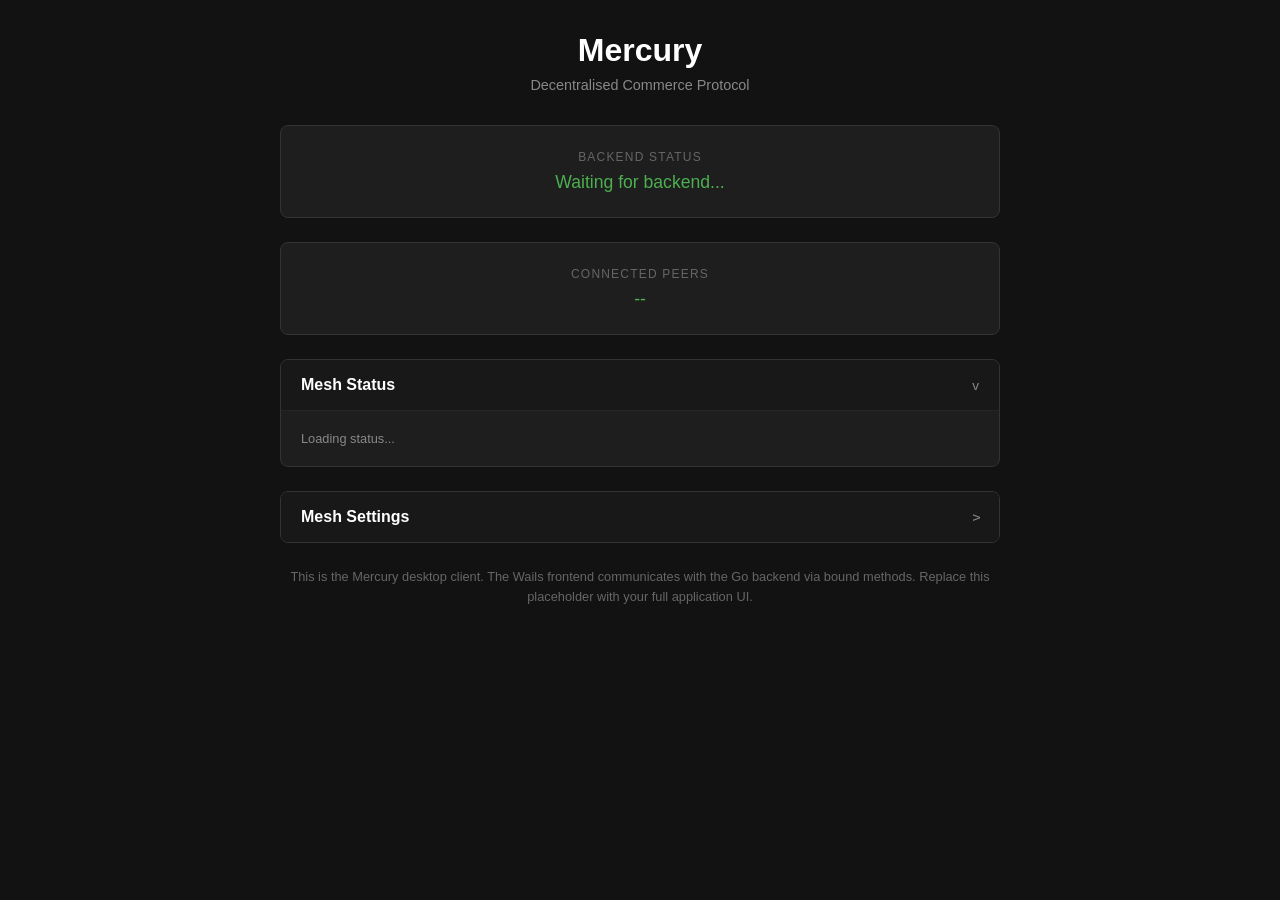
<file: cmd/mercury/frontend/index.html>
<!DOCTYPE html>
<html lang="en">
<head>
    <meta charset="UTF-8">
    <meta name="viewport" content="width=device-width, initial-scale=1.0">
    <title>Mercury</title>
    <style>
        * {
            margin: 0;
            padding: 0;
            box-sizing: border-box;
        }

        body {
            font-family: -apple-system, BlinkMacSystemFont, "Segoe UI", Roboto, Helvetica, Arial, sans-serif;
            background-color: #121212;
            color: #e0e0e0;
            min-height: 100vh;
            padding: 2rem 1rem;
        }

        .container {
            max-width: 720px;
            margin: 0 auto;
            text-align: center;
        }

        h1 {
            font-size: 2rem;
            font-weight: 600;
            margin-bottom: 0.5rem;
            color: #ffffff;
        }

        .subtitle {
            font-size: 0.9rem;
            color: #888;
            margin-bottom: 2rem;
        }

        .status {
            background: #1e1e1e;
            border: 1px solid #333;
            border-radius: 8px;
            padding: 1.5rem;
            margin-bottom: 1.5rem;
        }

        .status-label {
            font-size: 0.75rem;
            text-transform: uppercase;
            letter-spacing: 0.1em;
            color: #666;
            margin-bottom: 0.5rem;
        }

        .status-value {
            font-size: 1.1rem;
            color: #4caf50;
        }

        .info {
            font-size: 0.8rem;
            color: #666;
            line-height: 1.6;
        }

        /* ----- Mesh panels ------------------------------------------------ */

        .panel {
            background: #1e1e1e;
            border: 1px solid #333;
            border-radius: 8px;
            margin-bottom: 1.5rem;
            text-align: left;
            overflow: hidden;
        }

        .panel-header {
            display: flex;
            justify-content: space-between;
            align-items: center;
            padding: 1rem 1.25rem;
            background: #181818;
            cursor: pointer;
            user-select: none;
            border-bottom: 1px solid #262626;
        }

        .panel-header.closed {
            border-bottom: none;
        }

        .panel-title {
            font-size: 1rem;
            font-weight: 600;
            color: #ffffff;
        }

        .panel-caret {
            color: #888;
            font-size: 0.85rem;
            transition: transform 0.15s ease;
        }

        .panel-header.closed .panel-caret {
            transform: rotate(-90deg);
        }

        .panel-body {
            padding: 1.25rem;
        }

        .panel-body.hidden {
            display: none;
        }

        .field-row {
            display: flex;
            justify-content: space-between;
            align-items: center;
            gap: 1rem;
            margin-bottom: 0.85rem;
        }

        .field-row:last-child {
            margin-bottom: 0;
        }

        .field-label {
            font-size: 0.9rem;
            color: #cfcfcf;
            flex: 1;
        }

        .field-hint {
            display: block;
            font-size: 0.75rem;
            color: #666;
            margin-top: 0.15rem;
        }

        input[type="checkbox"] {
            width: 18px;
            height: 18px;
            accent-color: #4caf50;
            cursor: pointer;
        }

        input[type="number"],
        input[type="text"],
        select {
            background: #2a2a2a;
            border: 1px solid #3a3a3a;
            color: #e0e0e0;
            padding: 0.4rem 0.55rem;
            border-radius: 4px;
            font-size: 0.9rem;
            font-family: inherit;
        }

        input[type="number"] {
            width: 90px;
            text-align: right;
        }

        input[type="text"] {
            flex: 1;
            min-width: 0;
        }

        input:focus,
        select:focus {
            outline: none;
            border-color: #4caf50;
        }

        .section-divider {
            border: none;
            border-top: 1px solid #2a2a2a;
            margin: 1.2rem 0 1rem;
        }

        .section-label {
            font-size: 0.75rem;
            text-transform: uppercase;
            letter-spacing: 0.1em;
            color: #666;
            margin-bottom: 0.75rem;
        }

        .wallet-row {
            display: grid;
            grid-template-columns: 120px 1fr 1fr 140px auto;
            gap: 0.5rem;
            align-items: center;
            margin-bottom: 0.5rem;
        }

        .wallet-row input,
        .wallet-row select {
            padding: 0.35rem 0.5rem;
            font-size: 0.85rem;
            width: 100%;
        }

        .btn {
            background: #4caf50;
            color: #0a0a0a;
            border: none;
            padding: 0.55rem 1.1rem;
            border-radius: 4px;
            font-size: 0.9rem;
            font-weight: 600;
            cursor: pointer;
            font-family: inherit;
        }

        .btn:hover {
            background: #5dbe5f;
        }

        .btn:disabled {
            opacity: 0.5;
            cursor: not-allowed;
        }

        .btn-ghost {
            background: transparent;
            color: #cfcfcf;
            border: 1px solid #3a3a3a;
        }

        .btn-ghost:hover {
            background: #2a2a2a;
        }

        .btn-danger-ghost {
            background: transparent;
            color: #e57373;
            border: 1px solid #3a3a3a;
            padding: 0.3rem 0.55rem;
            font-size: 0.8rem;
        }

        .btn-danger-ghost:hover {
            border-color: #e57373;
        }

        .btn-row {
            display: flex;
            align-items: center;
            gap: 0.75rem;
            margin-top: 1rem;
        }

        .notice {
            font-size: 0.8rem;
            color: #888;
        }

        .notice.success {
            color: #4caf50;
        }

        .notice.error {
            color: #e57373;
        }

        .badge {
            display: inline-block;
            padding: 0.2rem 0.55rem;
            background: #2a2a2a;
            border: 1px solid #3a3a3a;
            border-radius: 999px;
            font-size: 0.75rem;
            color: #cfcfcf;
            margin: 0.15rem 0.15rem 0.15rem 0;
        }

        .badge.active {
            background: #1b3a1d;
            border-color: #2d5f31;
            color: #9ad49c;
        }

        .badge.inactive {
            color: #a9a9a9;
        }

        .status-grid {
            display: grid;
            grid-template-columns: 1fr 1fr;
            gap: 0.75rem 1.5rem;
            font-size: 0.85rem;
        }

        .status-grid .sg-label {
            color: #888;
        }

        .status-grid .sg-value {
            color: #e0e0e0;
            text-align: right;
            font-variant-numeric: tabular-nums;
        }

        .inactive-list {
            margin-top: 0.75rem;
            font-size: 0.82rem;
            color: #888;
        }

        .inactive-list li {
            list-style: none;
            padding: 0.25rem 0;
        }

        .inactive-list .role-name {
            color: #cfcfcf;
            font-weight: 500;
        }
    </style>
</head>
<body>
    <div class="container">
        <h1>Mercury</h1>
        <p class="subtitle">Decentralised Commerce Protocol</p>

        <div class="status">
            <div class="status-label">Backend Status</div>
            <div class="status-value" id="status">Connecting...</div>
        </div>

        <div class="status">
            <div class="status-label">Connected Peers</div>
            <div class="status-value" id="peers">--</div>
        </div>

        <!-- Mesh Status panel -->
        <section class="panel" id="mesh-status-panel">
            <div class="panel-header" data-toggle="mesh-status-body">
                <span class="panel-title">Mesh Status</span>
                <span class="panel-caret">v</span>
            </div>
            <div class="panel-body" id="mesh-status-body">
                <div id="mesh-status-content" class="notice">Loading status...</div>
            </div>
        </section>

        <!-- Mesh Settings panel -->
        <section class="panel" id="mesh-settings-panel">
            <div class="panel-header closed" data-toggle="mesh-settings-body">
                <span class="panel-title">Mesh Settings</span>
                <span class="panel-caret">v</span>
            </div>
            <div class="panel-body hidden" id="mesh-settings-body">
                <form id="mesh-settings-form" autocomplete="off">
                    <div class="field-row">
                        <label class="field-label" for="ms-enabled">
                            Enable mesh participation
                            <span class="field-hint">Master switch. Disabling skips all roles.</span>
                        </label>
                        <input type="checkbox" id="ms-enabled">
                    </div>

                    <hr class="section-divider">
                    <div class="section-label">Roles</div>

                    <div class="field-row">
                        <label class="field-label" for="ms-witness">
                            Enable Witness
                            <span class="field-hint">Signs balance + transaction attestations.</span>
                        </label>
                        <input type="checkbox" id="ms-witness">
                    </div>
                    <div class="field-row">
                        <label class="field-label" for="ms-replicator">
                            Enable Replicator
                            <span class="field-hint">Stores and serves data blocks.</span>
                        </label>
                        <input type="checkbox" id="ms-replicator">
                    </div>
                    <div class="field-row">
                        <label class="field-label" for="ms-blob-provider">
                            Enable Blob Provider
                            <span class="field-hint">Advertises stored blobs to the mesh.</span>
                        </label>
                        <input type="checkbox" id="ms-blob-provider">
                    </div>
                    <div class="field-row">
                        <label class="field-label" for="ms-relay">
                            Enable Message Relay
                            <span class="field-hint">Relays encrypted direct messages.</span>
                        </label>
                        <input type="checkbox" id="ms-relay">
                    </div>

                    <hr class="section-divider">
                    <div class="section-label">Storage</div>

                    <div class="field-row">
                        <label class="field-label" for="ms-storage-max">
                            Storage max (%)
                            <span class="field-hint">Hard ceiling, 10-90.</span>
                        </label>
                        <input type="number" id="ms-storage-max" min="10" max="90" step="1">
                    </div>
                    <div class="field-row">
                        <label class="field-label" for="ms-storage-headroom">
                            Target headroom (%)
                            <span class="field-hint">Free-space target, 10-90.</span>
                        </label>
                        <input type="number" id="ms-storage-headroom" min="10" max="90" step="1">
                    </div>
                    <div class="field-row">
                        <label class="field-label" for="ms-storage-reserve">
                            Min reserve (GB)
                            <span class="field-hint">Always leave this much free.</span>
                        </label>
                        <input type="number" id="ms-storage-reserve" min="0" step="1">
                    </div>

                    <hr class="section-divider">
                    <div class="section-label">Fee distribution</div>

                    <div class="field-row">
                        <label class="field-label" for="ms-fee-window">
                            Fee distribution window
                            <span class="field-hint">How often maintainer payouts run.</span>
                        </label>
                        <select id="ms-fee-window">
                            <option value="6">6 hours</option>
                            <option value="12">12 hours</option>
                            <option value="24" selected>24 hours</option>
                            <option value="48">48 hours</option>
                        </select>
                    </div>

                    <hr class="section-divider">
                    <div class="section-label">Per-chain maintainer wallets</div>

                    <div id="wallet-rows"></div>
                    <button type="button" class="btn btn-ghost" id="add-wallet">+ Add wallet</button>

                    <div class="btn-row">
                        <button type="submit" class="btn" id="save-settings">Save</button>
                        <span class="notice" id="save-notice"></span>
                    </div>
                </form>
            </div>
        </section>

        <p class="info">
            This is the Mercury desktop client. The Wails frontend
            communicates with the Go backend via bound methods. Replace
            this placeholder with your full application UI.
        </p>
    </div>

    <script>
        // ---- Constants ----------------------------------------------------
        const CHAIN_IDS = ["bitcoin", "polygon", "ethereum", "arbitrum", "bsc"];
        const STATUS_REFRESH_MS = 10000;

        // ---- Panel toggles ------------------------------------------------
        document.querySelectorAll(".panel-header[data-toggle]").forEach((header) => {
            header.addEventListener("click", () => {
                const body = document.getElementById(header.dataset.toggle);
                if (!body) return;
                body.classList.toggle("hidden");
                header.classList.toggle("closed");
            });
        });

        // ---- Peer count / backend connectivity ----------------------------
        async function init() {
            try {
                const peerCount = await window.go.main.App.GetPeerCount();
                document.getElementById("peers").textContent = peerCount;
                document.getElementById("status").textContent = "Connected";
                // Backend is up -- wire mesh panels.
                loadMeshSettings();
                startMeshStatusPolling();
            } catch (e) {
                document.getElementById("status").textContent = "Waiting for backend...";
                setTimeout(init, 2000);
            }
        }

        if (document.readyState === "loading") {
            document.addEventListener("DOMContentLoaded", init);
        } else {
            init();
        }

        // ---- Mesh Settings: load / save ----------------------------------
        async function loadMeshSettings() {
            try {
                const s = await window.go.main.App.GetMeshSettings();
                applySettingsToForm(s || {});
            } catch (e) {
                setNotice("error", "Failed to load settings: " + (e && e.message ? e.message : e));
            }
        }

        function applySettingsToForm(s) {
            document.getElementById("ms-enabled").checked = !!s.enabled;
            // Witness is one checkbox that drives both balance + tx witness.
            const witnessOn = !!(s.enableBalanceWitness || s.enableTxWitness);
            document.getElementById("ms-witness").checked = witnessOn;
            document.getElementById("ms-replicator").checked = !!s.enableReplication;
            document.getElementById("ms-blob-provider").checked = !!s.enableBlobProvider;
            document.getElementById("ms-relay").checked = !!s.enableMessageRelay;
            document.getElementById("ms-storage-max").value = s.storageMaxPct || 50;
            document.getElementById("ms-storage-headroom").value = s.storageHeadroomPct || 25;
            document.getElementById("ms-storage-reserve").value = s.storageMinReserveGB || 10;
            const feeHours = s.feeDistributionHours || 24;
            const feeSelect = document.getElementById("ms-fee-window");
            feeSelect.value = [6, 12, 24, 48].includes(feeHours) ? String(feeHours) : "24";

            renderWalletRows(Array.isArray(s.maintainerWallets) ? s.maintainerWallets : []);
        }

        function renderWalletRows(wallets) {
            const host = document.getElementById("wallet-rows");
            host.innerHTML = "";
            wallets.forEach((w) => appendWalletRow(w));
        }

        function appendWalletRow(wallet) {
            const host = document.getElementById("wallet-rows");
            const row = document.createElement("div");
            row.className = "wallet-row";
            const chainOptions = CHAIN_IDS.map((c) =>
                `<option value="${c}"${c === wallet.chainId ? " selected" : ""}>${c}</option>`
            ).join("");
            row.innerHTML =
                `<select class="w-chain"><option value="">-- chain --</option>${chainOptions}</select>` +
                `<input type="text" class="w-address" placeholder="Address" value="${escapeAttr(wallet.address || "")}">` +
                `<input type="text" class="w-keypath" placeholder="Key path" value="${escapeAttr(wallet.keyPath || "")}">` +
                `<input type="text" class="w-passenv" placeholder="Passphrase env var" value="${escapeAttr(wallet.passphraseEnv || "")}">` +
                `<button type="button" class="btn btn-danger-ghost w-remove" aria-label="Remove">x</button>`;
            row.querySelector(".w-remove").addEventListener("click", () => row.remove());
            host.appendChild(row);
        }

        function escapeAttr(v) {
            return String(v).replace(/&/g, "&amp;").replace(/"/g, "&quot;").replace(/</g, "&lt;");
        }

        document.getElementById("add-wallet").addEventListener("click", () => {
            appendWalletRow({ chainId: "", address: "", keyPath: "", passphraseEnv: "" });
        });

        document.getElementById("mesh-settings-form").addEventListener("submit", async (ev) => {
            ev.preventDefault();
            const saveBtn = document.getElementById("save-settings");

            const storageMax = intInRange("ms-storage-max", 10, 90);
            const storageHead = intInRange("ms-storage-headroom", 10, 90);
            const storageReserve = intInRange("ms-storage-reserve", 0, 100000);
            if (storageMax == null || storageHead == null || storageReserve == null) {
                setNotice("error", "Storage values out of range (max/headroom 10-90, reserve >= 0).");
                return;
            }

            const witnessOn = document.getElementById("ms-witness").checked;
            const walletRows = document.querySelectorAll("#wallet-rows .wallet-row");
            const wallets = [];
            for (const r of walletRows) {
                const chain = r.querySelector(".w-chain").value.trim();
                const address = r.querySelector(".w-address").value.trim();
                const keyPath = r.querySelector(".w-keypath").value.trim();
                const passEnv = r.querySelector(".w-passenv").value.trim();
                if (!chain && !address && !keyPath && !passEnv) {
                    continue; // skip fully-empty row
                }
                if (!chain) {
                    setNotice("error", "Every wallet row must select a chain.");
                    return;
                }
                if (!address) {
                    setNotice("error", "Every wallet row must have an address.");
                    return;
                }
                wallets.push({
                    chainId: chain,
                    address: address,
                    keyPath: keyPath,
                    passphraseEnv: passEnv,
                });
            }

            const settings = {
                enabled: document.getElementById("ms-enabled").checked,
                enableReplication: document.getElementById("ms-replicator").checked,
                enableBlobProvider: document.getElementById("ms-blob-provider").checked,
                enableMessageRelay: document.getElementById("ms-relay").checked,
                enableBalanceWitness: witnessOn,
                enableTxWitness: witnessOn,
                storageMaxPct: storageMax,
                storageHeadroomPct: storageHead,
                storageMinReserveGB: storageReserve,
                feeDistributionHours: parseInt(document.getElementById("ms-fee-window").value, 10) || 24,
                maintainerWallets: wallets,
            };

            saveBtn.disabled = true;
            setNotice("", "Saving...");
            try {
                await window.go.main.App.SetMeshSettings(settings);
                setNotice("success", "Saved. Restart Mercury to apply changes.");
                setTimeout(() => {
                    const el = document.getElementById("save-notice");
                    if (el.textContent.startsWith("Saved.")) {
                        setNotice("", "");
                    }
                }, 6000);
            } catch (e) {
                setNotice("error", "Save failed: " + (e && e.message ? e.message : e));
            } finally {
                saveBtn.disabled = false;
            }
        });

        function intInRange(id, min, max) {
            const v = parseInt(document.getElementById(id).value, 10);
            if (isNaN(v) || v < min || v > max) return null;
            return v;
        }

        function setNotice(kind, msg) {
            const el = document.getElementById("save-notice");
            el.className = "notice" + (kind ? " " + kind : "");
            el.textContent = msg;
        }

        // ---- Mesh Status: polling ----------------------------------------
        let statusTimer = null;

        function startMeshStatusPolling() {
            refreshMeshStatus();
            if (statusTimer) clearInterval(statusTimer);
            statusTimer = setInterval(refreshMeshStatus, STATUS_REFRESH_MS);
        }

        window.addEventListener("beforeunload", () => {
            if (statusTimer) {
                clearInterval(statusTimer);
                statusTimer = null;
            }
        });

        async function refreshMeshStatus() {
            const host = document.getElementById("mesh-status-content");
            try {
                const s = await window.go.main.App.GetMeshStatus();
                host.innerHTML = renderMeshStatus(s || {});
            } catch (e) {
                host.className = "notice error";
                host.textContent = "Status unavailable: " + (e && e.message ? e.message : e);
            }
        }

        function renderMeshStatus(s) {
            const running = !!s.running;
            const roles = Array.isArray(s.enabled_roles) ? s.enabled_roles : [];
            const inactive = Array.isArray(s.inactive_roles) ? s.inactive_roles : [];
            const neutrino = s.neutrino || {};
            const atts = s.attestations || {};
            const quota = formatBytes(s.storage_quota_bytes || 0);
            const used = formatBytes(s.storage_used_bytes || 0);
            const pressure = (s.storage_pressure_pct == null ? 0 : s.storage_pressure_pct);
            const relay = s.relay_buffer_size == null ? 0 : s.relay_buffer_size;

            const neutrinoText = neutrino.synced
                ? "Synced (block " + (neutrino.block_height || 0) + ")"
                : "Syncing at block " + (neutrino.block_height || 0);

            const rolesHtml = roles.length
                ? roles.map((r) => `<span class="badge active">${escapeAttr(r)}</span>`).join("")
                : `<span class="badge inactive">no active roles</span>`;

            const inactiveHtml = inactive.length
                ? `<ul class="inactive-list">${inactive.map((ir) =>
                        `<li><span class="role-name">${escapeAttr(ir.name || "")}</span>: ${escapeAttr(ir.reason || "")}</li>`
                    ).join("")}</ul>`
                : "";

            return (
                `<div style="margin-bottom:0.75rem;">` +
                `<span class="status-label" style="display:inline-block;margin-right:0.5rem;margin-bottom:0;">State</span>` +
                `<span class="badge ${running ? "active" : "inactive"}">${running ? "running" : "stopped"}</span>` +
                `</div>` +
                `<div class="section-label" style="margin-top:0.5rem;">Active roles</div>` +
                `<div style="margin-bottom:0.75rem;">${rolesHtml}</div>` +
                `<div class="status-grid">` +
                `  <div class="sg-label">Neutrino</div><div class="sg-value">${escapeAttr(neutrinoText)}</div>` +
                `  <div class="sg-label">Attestations (24h)</div><div class="sg-value">${atts.last_24h || 0}</div>` +
                `  <div class="sg-label">Attestations (7d)</div><div class="sg-value">${atts.last_7d || 0}</div>` +
                `  <div class="sg-label">Storage used</div><div class="sg-value">${used} / ${quota}</div>` +
                `  <div class="sg-label">Storage pressure</div><div class="sg-value">${pressure}%</div>` +
                `  <div class="sg-label">Relay buffer</div><div class="sg-value">${relay}</div>` +
                `</div>` +
                inactiveHtml
            );
        }

        function formatBytes(n) {
            if (!n) return "0 B";
            const units = ["B", "KB", "MB", "GB", "TB"];
            let i = 0;
            let v = n;
            while (v >= 1024 && i < units.length - 1) {
                v /= 1024;
                i++;
            }
            return v.toFixed(i === 0 ? 0 : 1) + " " + units[i];
        }
    </script>
</body>
</html>
</file>
